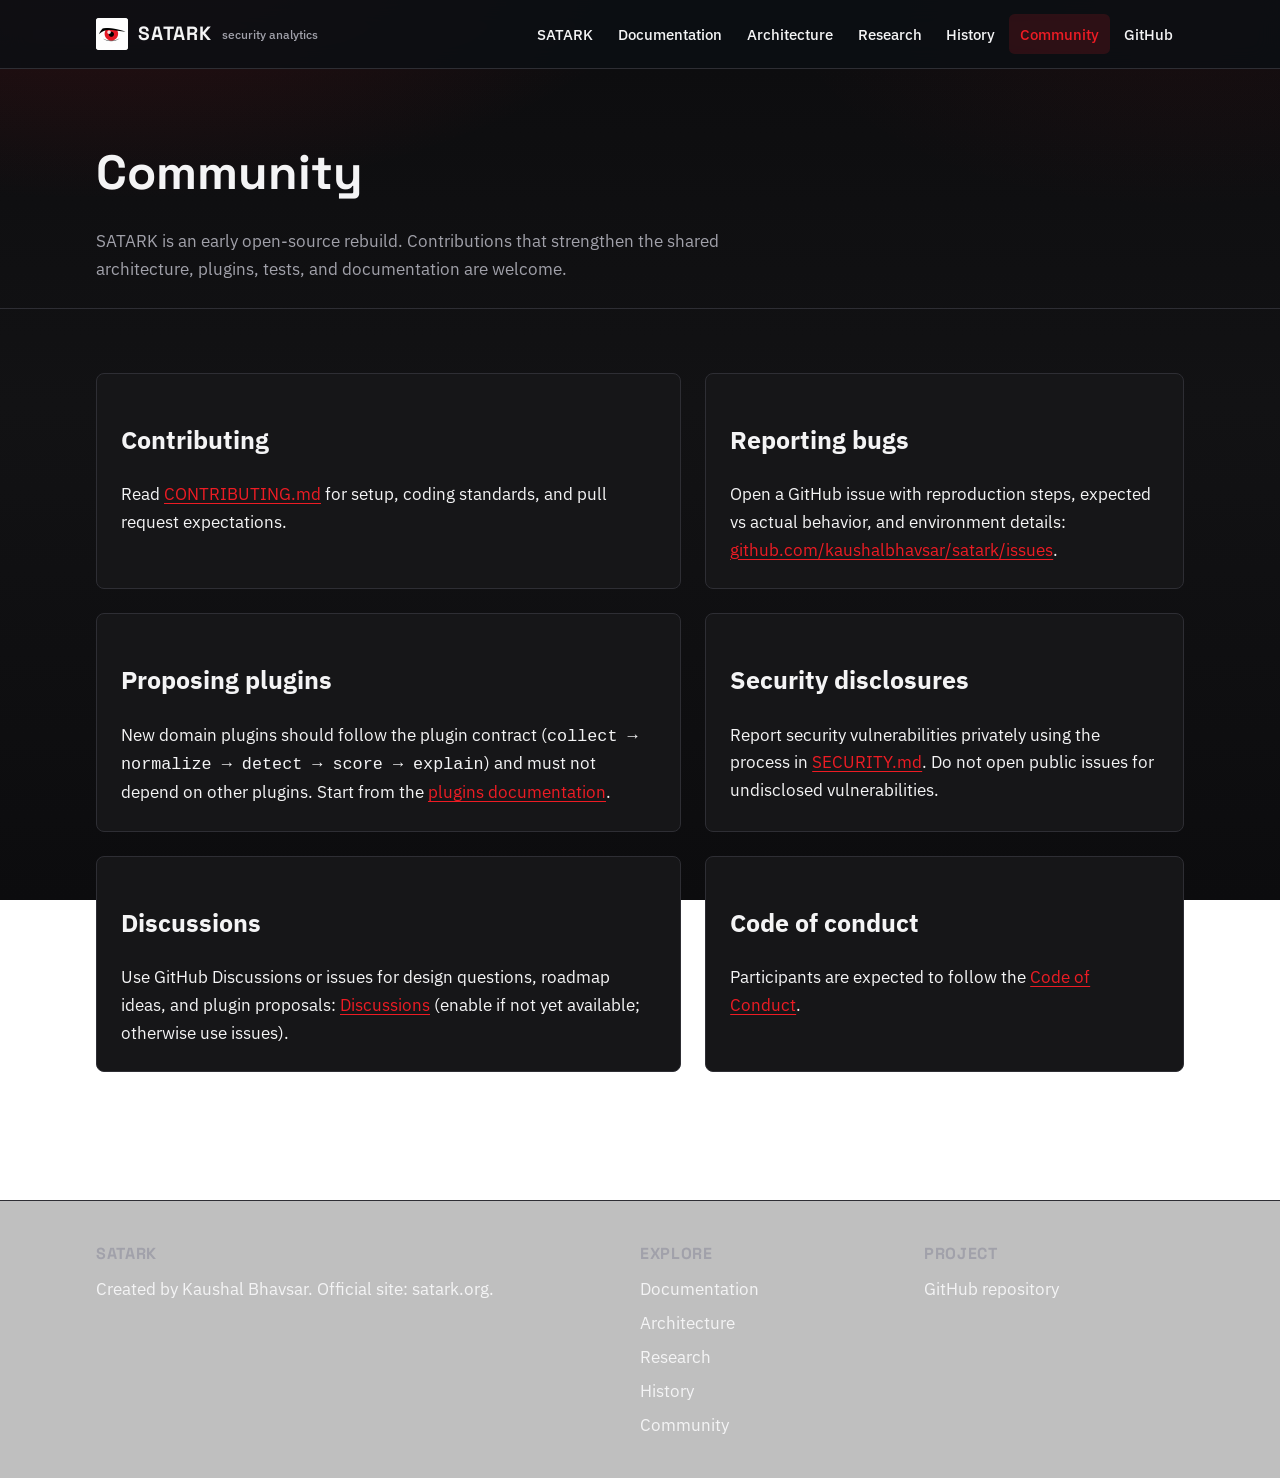
<file: website/community/index.html>
<!DOCTYPE html>
<html lang="en">
  <head>
    <meta charset="utf-8" />
    <meta name="viewport" content="width=device-width, initial-scale=1" />
    <title>Community — SATARK</title>
    <meta
      name="description"
      content="How to contribute to SATARK, report bugs, propose plugins, disclose security issues, and join discussions."
    />
    <link rel="canonical" href="https://satark.org/community/" />
    <meta property="og:title" content="Community — SATARK" />
    <meta
      property="og:description"
      content="Contributing, bug reports, plugin proposals, security disclosures, discussions, and code of conduct."
    />
    <meta property="og:url" content="https://satark.org/community/" />
    <meta property="og:type" content="website" />
    <meta property="og:site_name" content="SATARK" />
    <link rel="preconnect" href="https://fonts.googleapis.com" />
    <link rel="preconnect" href="https://fonts.gstatic.com" crossorigin />
    <link
      href="https://fonts.googleapis.com/css2?family=IBM+Plex+Mono:wght@400;600&family=IBM+Plex+Sans:wght@400;500;600&family=Space+Grotesk:wght@500;700&display=swap"
      rel="stylesheet"
    />
    <link rel="icon" href="../assets/logo.jpg" type="image/jpeg" />
    <link rel="stylesheet" href="../assets/css/main.css" />
  </head>
  <body>
    <a class="skip-link" href="#main">Skip to main content</a>
    <header class="site-header">
      <div class="container site-header__inner">
        <a class="brand" href="../">
          <img class="brand__logo" src="../assets/logo.jpg" alt="SATARK logo" width="32" height="32" />
          <span class="brand__mark">SATARK</span>
          <span class="brand__tag">security analytics</span>
        </a>
        <button
          class="nav-toggle"
          type="button"
          aria-controls="site-nav"
          aria-expanded="false"
          aria-label="Open menu"
        >
          ☰
        </button>
        <nav class="site-nav" id="site-nav" aria-label="Primary">
          <ul>
            <li><a href="../">SATARK</a></li>
            <li><a href="../docs/">Documentation</a></li>
            <li><a href="../architecture/">Architecture</a></li>
            <li><a href="../research/">Research</a></li>
            <li><a href="../history/">History</a></li>
            <li><a href="./" aria-current="page">Community</a></li>
            <li>
              <a href="https://github.com/kaushalbhavsar/satark" rel="noopener noreferrer"
                >GitHub</a
              >
            </li>
          </ul>
        </nav>
      </div>
    </header>

    <main id="main">
      <header class="page-hero">
        <div class="container">
          <h1>Community</h1>
          <p>
            SATARK is an early open-source rebuild. Contributions that strengthen the shared
            architecture, plugins, tests, and documentation are welcome.
          </p>
        </div>
      </header>

      <section class="section">
        <div class="container split">
          <article class="panel">
            <h2>Contributing</h2>
            <p>
              Read
              <a href="https://github.com/kaushalbhavsar/satark/blob/main/CONTRIBUTING.md"
                >CONTRIBUTING.md</a
              >
              for setup, coding standards, and pull request expectations.
            </p>
          </article>
          <article class="panel">
            <h2>Reporting bugs</h2>
            <p>
              Open a GitHub issue with reproduction steps, expected vs actual behavior, and
              environment details:
              <a
                href="https://github.com/kaushalbhavsar/satark/issues"
                rel="noopener noreferrer"
                >github.com/kaushalbhavsar/satark/issues</a
              >.
            </p>
          </article>
          <article class="panel">
            <h2>Proposing plugins</h2>
            <p>
              New domain plugins should follow the plugin contract
              (<code>collect → normalize → detect → score → explain</code>) and must not depend on
              other plugins. Start from the
              <a href="../docs/plugins/">plugins documentation</a>.
            </p>
          </article>
          <article class="panel">
            <h2>Security disclosures</h2>
            <p>
              Report security vulnerabilities privately using the process in
              <a href="https://github.com/kaushalbhavsar/satark/blob/main/SECURITY.md"
                >SECURITY.md</a
              >. Do not open public issues for undisclosed vulnerabilities.
            </p>
          </article>
          <article class="panel">
            <h2>Discussions</h2>
            <p>
              Use GitHub Discussions or issues for design questions, roadmap ideas, and plugin
              proposals:
              <a
                href="https://github.com/kaushalbhavsar/satark/discussions"
                rel="noopener noreferrer"
                >Discussions</a
              >
              (enable if not yet available; otherwise use issues).
            </p>
          </article>
          <article class="panel">
            <h2>Code of conduct</h2>
            <p>
              Participants are expected to follow the
              <a href="https://github.com/kaushalbhavsar/satark/blob/main/CODE_OF_CONDUCT.md"
                >Code of Conduct</a
              >.
            </p>
          </article>
        </div>
      </section>
    </main>

    <footer class="site-footer">
      <div class="container site-footer__grid">
        <div>
          <h2>SATARK</h2>
          <p class="site-footer__note site-footer__note--flush">
            Created by Kaushal Bhavsar. Official site:
            <a href="https://satark.org/">satark.org</a>.
          </p>
        </div>
        <div>
          <h2>Explore</h2>
          <ul>
            <li><a href="../docs/">Documentation</a></li>
            <li><a href="../architecture/">Architecture</a></li>
            <li><a href="../research/">Research</a></li>
            <li><a href="../history/">History</a></li>
            <li><a href="./">Community</a></li>
          </ul>
        </div>
        <div>
          <h2>Project</h2>
          <ul>
            <li>
              <a href="https://github.com/kaushalbhavsar/satark" rel="noopener noreferrer"
                >GitHub repository</a
              >
            </li>
          </ul>
        </div>
      </div>
    </footer>
    <script src="../assets/js/main.js" defer></script>
  </body>
</html>
</file>
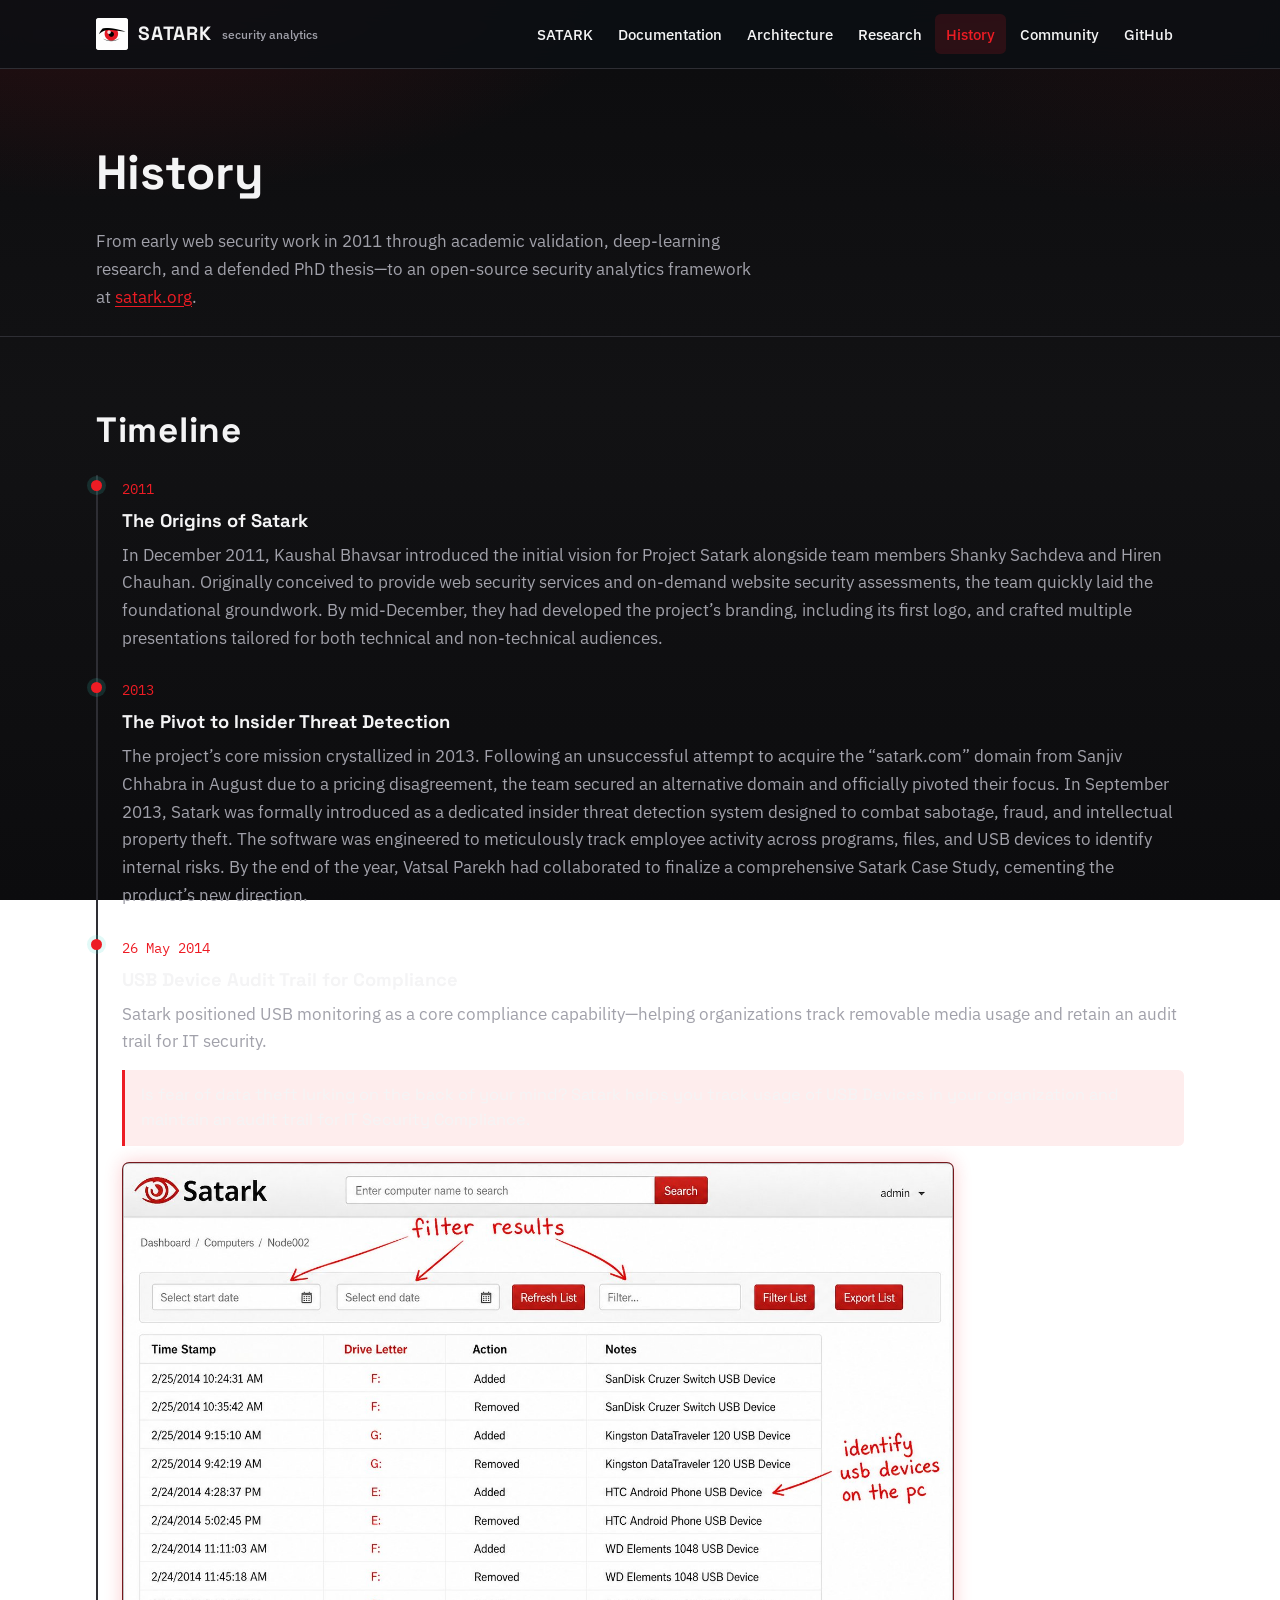
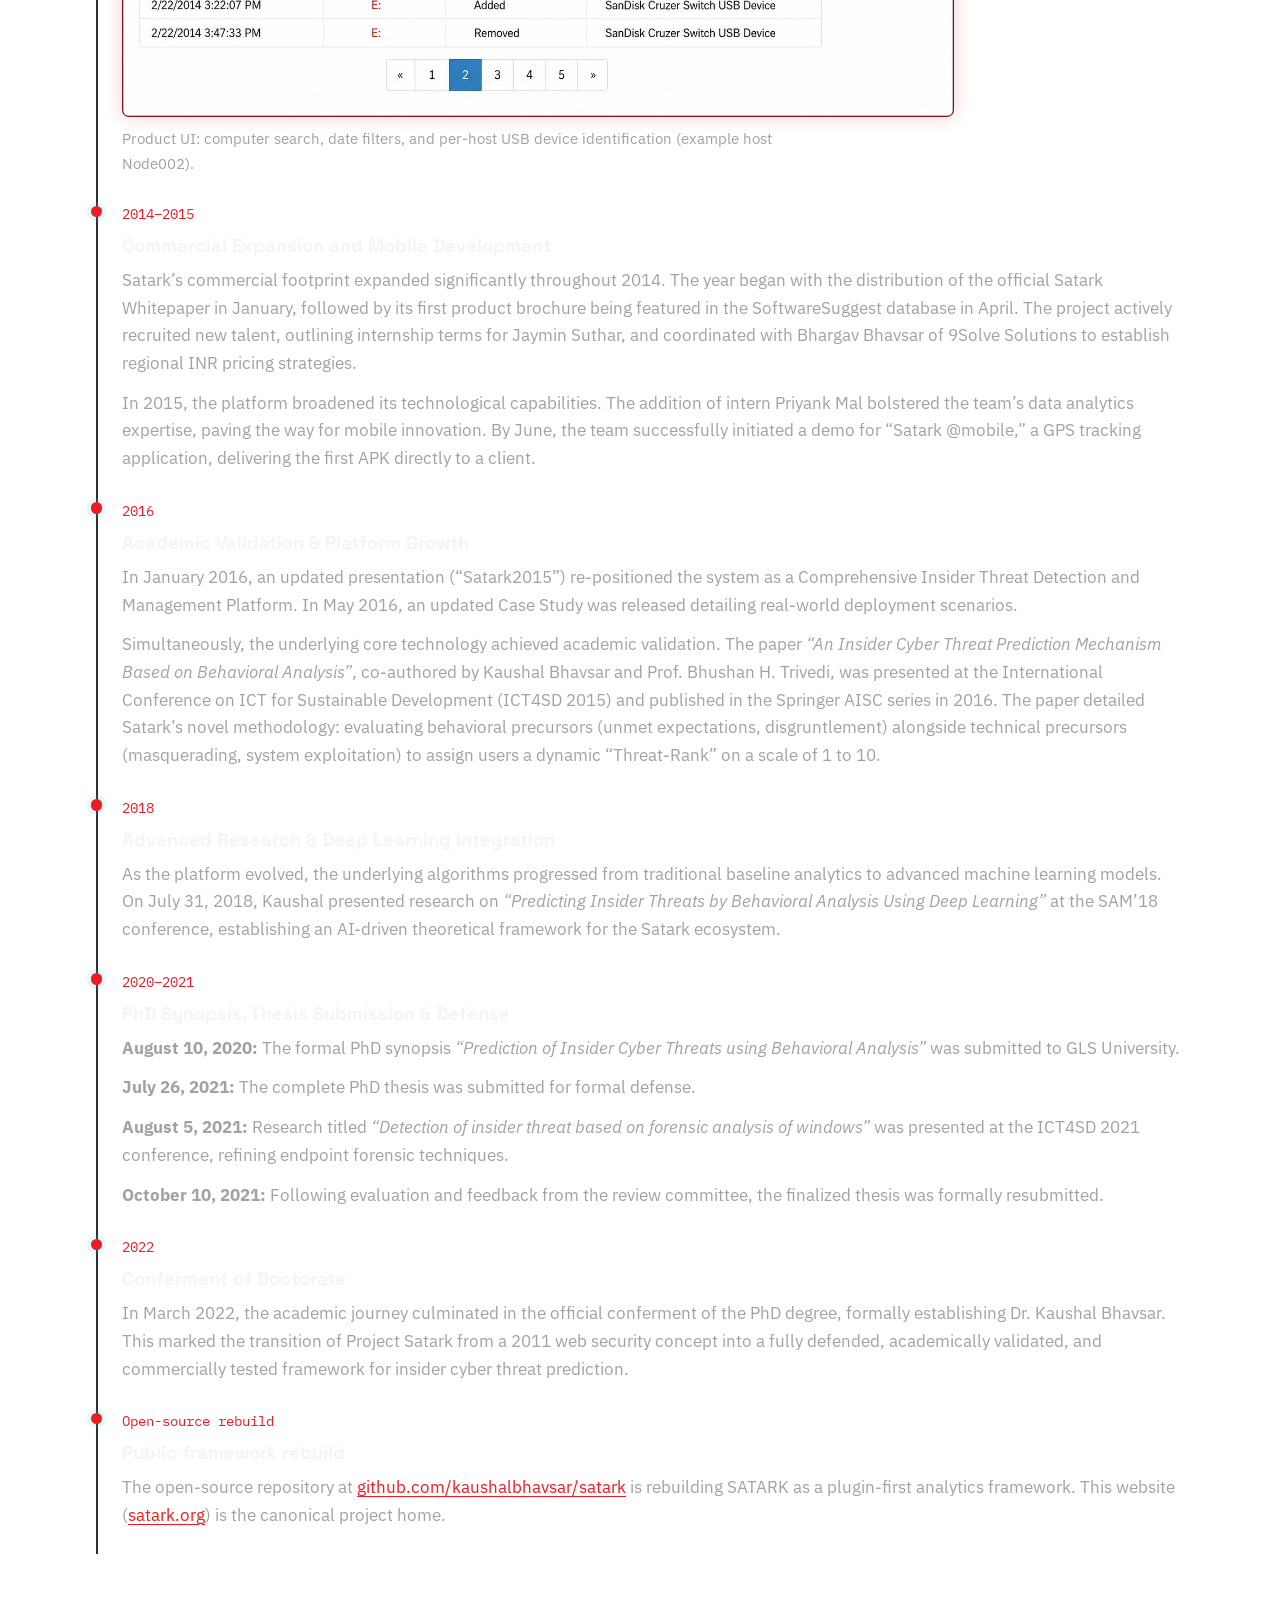
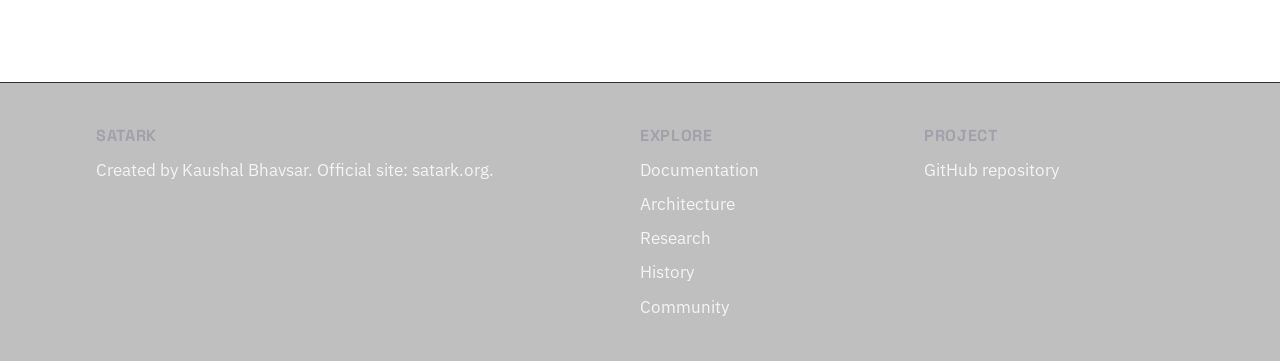
<file: website/history/index.html>
<!DOCTYPE html>
<html lang="en">
  <head>
    <meta charset="utf-8" />
    <meta name="viewport" content="width=device-width, initial-scale=1" />
    <title>History — SATARK</title>
    <meta
      name="description"
      content="The history of SATARK from its 2011 origins through insider threat detection, academic validation, PhD research, and the current open-source framework rebuild."
    />
    <link rel="canonical" href="https://satark.org/history/" />
    <meta property="og:title" content="History — SATARK" />
    <meta
      property="og:description"
      content="From web security services in 2011 through academic validation and a defended PhD thesis to today’s open-source SATARK framework."
    />
    <meta property="og:url" content="https://satark.org/history/" />
    <meta property="og:type" content="website" />
    <meta property="og:site_name" content="SATARK" />
    <link rel="preconnect" href="https://fonts.googleapis.com" />
    <link rel="preconnect" href="https://fonts.gstatic.com" crossorigin />
    <link
      href="https://fonts.googleapis.com/css2?family=IBM+Plex+Mono:wght@400;600&family=IBM+Plex+Sans:wght@400;500;600&family=Space+Grotesk:wght@500;700&display=swap"
      rel="stylesheet"
    />
    <link rel="icon" href="../assets/logo.jpg" type="image/jpeg" />
    <link rel="stylesheet" href="../assets/css/main.css" />
  </head>
  <body>
    <a class="skip-link" href="#main">Skip to main content</a>
    <header class="site-header">
      <div class="container site-header__inner">
        <a class="brand" href="../">
          <img class="brand__logo" src="../assets/logo.jpg" alt="SATARK logo" width="32" height="32" />
          <span class="brand__mark">SATARK</span>
          <span class="brand__tag">security analytics</span>
        </a>
        <button
          class="nav-toggle"
          type="button"
          aria-controls="site-nav"
          aria-expanded="false"
          aria-label="Open menu"
        >
          ☰
        </button>
        <nav class="site-nav" id="site-nav" aria-label="Primary">
          <ul>
            <li><a href="../">SATARK</a></li>
            <li><a href="../docs/">Documentation</a></li>
            <li><a href="../architecture/">Architecture</a></li>
            <li><a href="../research/">Research</a></li>
            <li><a href="./" aria-current="page">History</a></li>
            <li><a href="../community/">Community</a></li>
            <li>
              <a href="https://github.com/kaushalbhavsar/satark" rel="noopener noreferrer"
                >GitHub</a
              >
            </li>
          </ul>
        </nav>
      </div>
    </header>

    <main id="main">
      <header class="page-hero">
        <div class="container">
          <h1>History</h1>
          <p>
            From early web security work in 2011 through academic validation, deep-learning research,
            and a defended PhD thesis—to an open-source security analytics framework at
            <a href="https://satark.org/">satark.org</a>.
          </p>
        </div>
      </header>

      <section class="section">
        <div class="container">
          <h2 class="section__title">Timeline</h2>
          <ol class="timeline">
            <li class="timeline__item">
              <span class="timeline__meta">2011</span>
              <h3 class="timeline__title">The Origins of Satark</h3>
              <p class="timeline__body">
                In December 2011, Kaushal Bhavsar introduced the initial vision for Project Satark
                alongside team members Shanky Sachdeva and Hiren Chauhan. Originally conceived to
                provide web security services and on-demand website security assessments, the team
                quickly laid the foundational groundwork. By mid-December, they had developed the
                project’s branding, including its first logo, and crafted multiple presentations
                tailored for both technical and non-technical audiences.
              </p>
            </li>
            <li class="timeline__item">
              <span class="timeline__meta">2013</span>
              <h3 class="timeline__title">The Pivot to Insider Threat Detection</h3>
              <p class="timeline__body">
                The project’s core mission crystallized in 2013. Following an unsuccessful attempt
                to acquire the “satark.com” domain from Sanjiv Chhabra in August due to a pricing
                disagreement, the team secured an alternative domain and officially pivoted their
                focus. In September 2013, Satark was formally introduced as a dedicated insider
                threat detection system designed to combat sabotage, fraud, and intellectual
                property theft. The software was engineered to meticulously track employee activity
                across programs, files, and USB devices to identify internal risks. By the end of
                the year, Vatsal Parekh had collaborated to finalize a comprehensive Satark Case
                Study, cementing the product’s new direction.
              </p>
            </li>
            <li class="timeline__item">
              <span class="timeline__meta">26 May 2014</span>
              <h3 class="timeline__title">USB Device Audit Trail for Compliance</h3>
              <p class="timeline__body">
                Satark positioned USB monitoring as a core compliance capability—helping
                organizations track removable media usage and retain an audit trail for IT security.
              </p>
              <blockquote class="timeline__quote">
                Is fear of data theft lurking on the back of your mind? Satark helps you track usage
                of USB Devices in your organization and maintain an audit trail for IT Security
                Compliance.
              </blockquote>
              <figure class="timeline__media">
                <img
                  class="timeline__img"
                  src="../assets/images/history/usb-audit-trail-2014.jpg"
                  alt="Satark USB audit trail for Node002 showing filtered device Added and Removed events with device identification notes"
                  width="1600"
                  height="900"
                  loading="lazy"
                />
                <figcaption class="timeline__media-caption">
                  Product UI: computer search, date filters, and per-host USB device identification
                  (example host Node002).
                </figcaption>
              </figure>
            </li>
            <li class="timeline__item">
              <span class="timeline__meta">2014–2015</span>
              <h3 class="timeline__title">Commercial Expansion and Mobile Development</h3>
              <p class="timeline__body">
                Satark’s commercial footprint expanded significantly throughout 2014. The year
                began with the distribution of the official Satark Whitepaper in January, followed
                by its first product brochure being featured in the SoftwareSuggest database in
                April. The project actively recruited new talent, outlining internship terms for
                Jaymin Suthar, and coordinated with Bhargav Bhavsar of 9Solve Solutions to
                establish regional INR pricing strategies.
              </p>
              <p class="timeline__body">
                In 2015, the platform broadened its technological capabilities. The addition of
                intern Priyank Mal bolstered the team’s data analytics expertise, paving the way
                for mobile innovation. By June, the team successfully initiated a demo for
                “Satark&nbsp;@mobile,” a GPS tracking application, delivering the first APK
                directly to a client.
              </p>
            </li>
            <li class="timeline__item">
              <span class="timeline__meta">2016</span>
              <h3 class="timeline__title">Academic Validation &amp; Platform Growth</h3>
              <p class="timeline__body">
                In January 2016, an updated presentation (“Satark2015”) re-positioned the system as
                a Comprehensive Insider Threat Detection and Management Platform. In May 2016, an
                updated Case Study was released detailing real-world deployment scenarios.
              </p>
              <p class="timeline__body">
                Simultaneously, the underlying core technology achieved academic validation. The
                paper
                <cite
                  >“An Insider Cyber Threat Prediction Mechanism Based on Behavioral Analysis”</cite
                >, co-authored by Kaushal Bhavsar and Prof. Bhushan H. Trivedi, was presented at
                the International Conference on ICT for Sustainable Development (ICT4SD 2015) and
                published in the Springer AISC series in 2016. The paper detailed Satark’s novel
                methodology: evaluating behavioral precursors (unmet expectations, disgruntlement)
                alongside technical precursors (masquerading, system exploitation) to assign users
                a dynamic “Threat-Rank” on a scale of 1 to 10.
              </p>
            </li>
            <li class="timeline__item">
              <span class="timeline__meta">2018</span>
              <h3 class="timeline__title">Advanced Research &amp; Deep Learning Integration</h3>
              <p class="timeline__body">
                As the platform evolved, the underlying algorithms progressed from traditional
                baseline analytics to advanced machine learning models. On July 31, 2018, Kaushal
                presented research on
                <cite
                  >“Predicting Insider Threats by Behavioral Analysis Using Deep Learning”</cite
                >
                at the SAM’18 conference, establishing an AI-driven theoretical framework for the
                Satark ecosystem.
              </p>
            </li>
            <li class="timeline__item">
              <span class="timeline__meta">2020–2021</span>
              <h3 class="timeline__title">PhD Synopsis, Thesis Submission &amp; Defense</h3>
              <p class="timeline__body">
                <strong>August 10, 2020:</strong> The formal PhD synopsis
                <cite>“Prediction of Insider Cyber Threats using Behavioral Analysis”</cite> was
                submitted to GLS University.
              </p>
              <p class="timeline__body">
                <strong>July 26, 2021:</strong> The complete PhD thesis was submitted for formal
                defense.
              </p>
              <p class="timeline__body">
                <strong>August 5, 2021:</strong> Research titled
                <cite>“Detection of insider threat based on forensic analysis of windows”</cite>
                was presented at the ICT4SD 2021 conference, refining endpoint forensic techniques.
              </p>
              <p class="timeline__body">
                <strong>October 10, 2021:</strong> Following evaluation and feedback from the
                review committee, the finalized thesis was formally resubmitted.
              </p>
            </li>
            <li class="timeline__item">
              <span class="timeline__meta">2022</span>
              <h3 class="timeline__title">Conferment of Doctorate</h3>
              <p class="timeline__body">
                In March 2022, the academic journey culminated in the official conferment of the
                PhD degree, formally establishing Dr. Kaushal Bhavsar. This marked the transition
                of Project Satark from a 2011 web security concept into a fully defended,
                academically validated, and commercially tested framework for insider cyber threat
                prediction.
              </p>
            </li>
            <li class="timeline__item">
              <span class="timeline__meta">Open-source rebuild</span>
              <h3 class="timeline__title">Public framework rebuild</h3>
              <p class="timeline__body">
                The open-source repository at
                <a href="https://github.com/kaushalbhavsar/satark" rel="noopener noreferrer"
                  >github.com/kaushalbhavsar/satark</a
                >
                is rebuilding SATARK as a plugin-first analytics framework. This website
                (<a href="https://satark.org/">satark.org</a>) is the canonical project home.
              </p>
            </li>
          </ol>
        </div>
      </section>
    </main>

    <footer class="site-footer">
      <div class="container site-footer__grid">
        <div>
          <h2>SATARK</h2>
          <p class="site-footer__note site-footer__note--flush">
            Created by Kaushal Bhavsar. Official site:
            <a href="https://satark.org/">satark.org</a>.
          </p>
        </div>
        <div>
          <h2>Explore</h2>
          <ul>
            <li><a href="../docs/">Documentation</a></li>
            <li><a href="../architecture/">Architecture</a></li>
            <li><a href="../research/">Research</a></li>
            <li><a href="./">History</a></li>
            <li><a href="../community/">Community</a></li>
          </ul>
        </div>
        <div>
          <h2>Project</h2>
          <ul>
            <li>
              <a href="https://github.com/kaushalbhavsar/satark" rel="noopener noreferrer"
                >GitHub repository</a
              >
            </li>
          </ul>
        </div>
      </div>
    </footer>
    <script src="../assets/js/main.js" defer></script>
  </body>
</html>
</file>
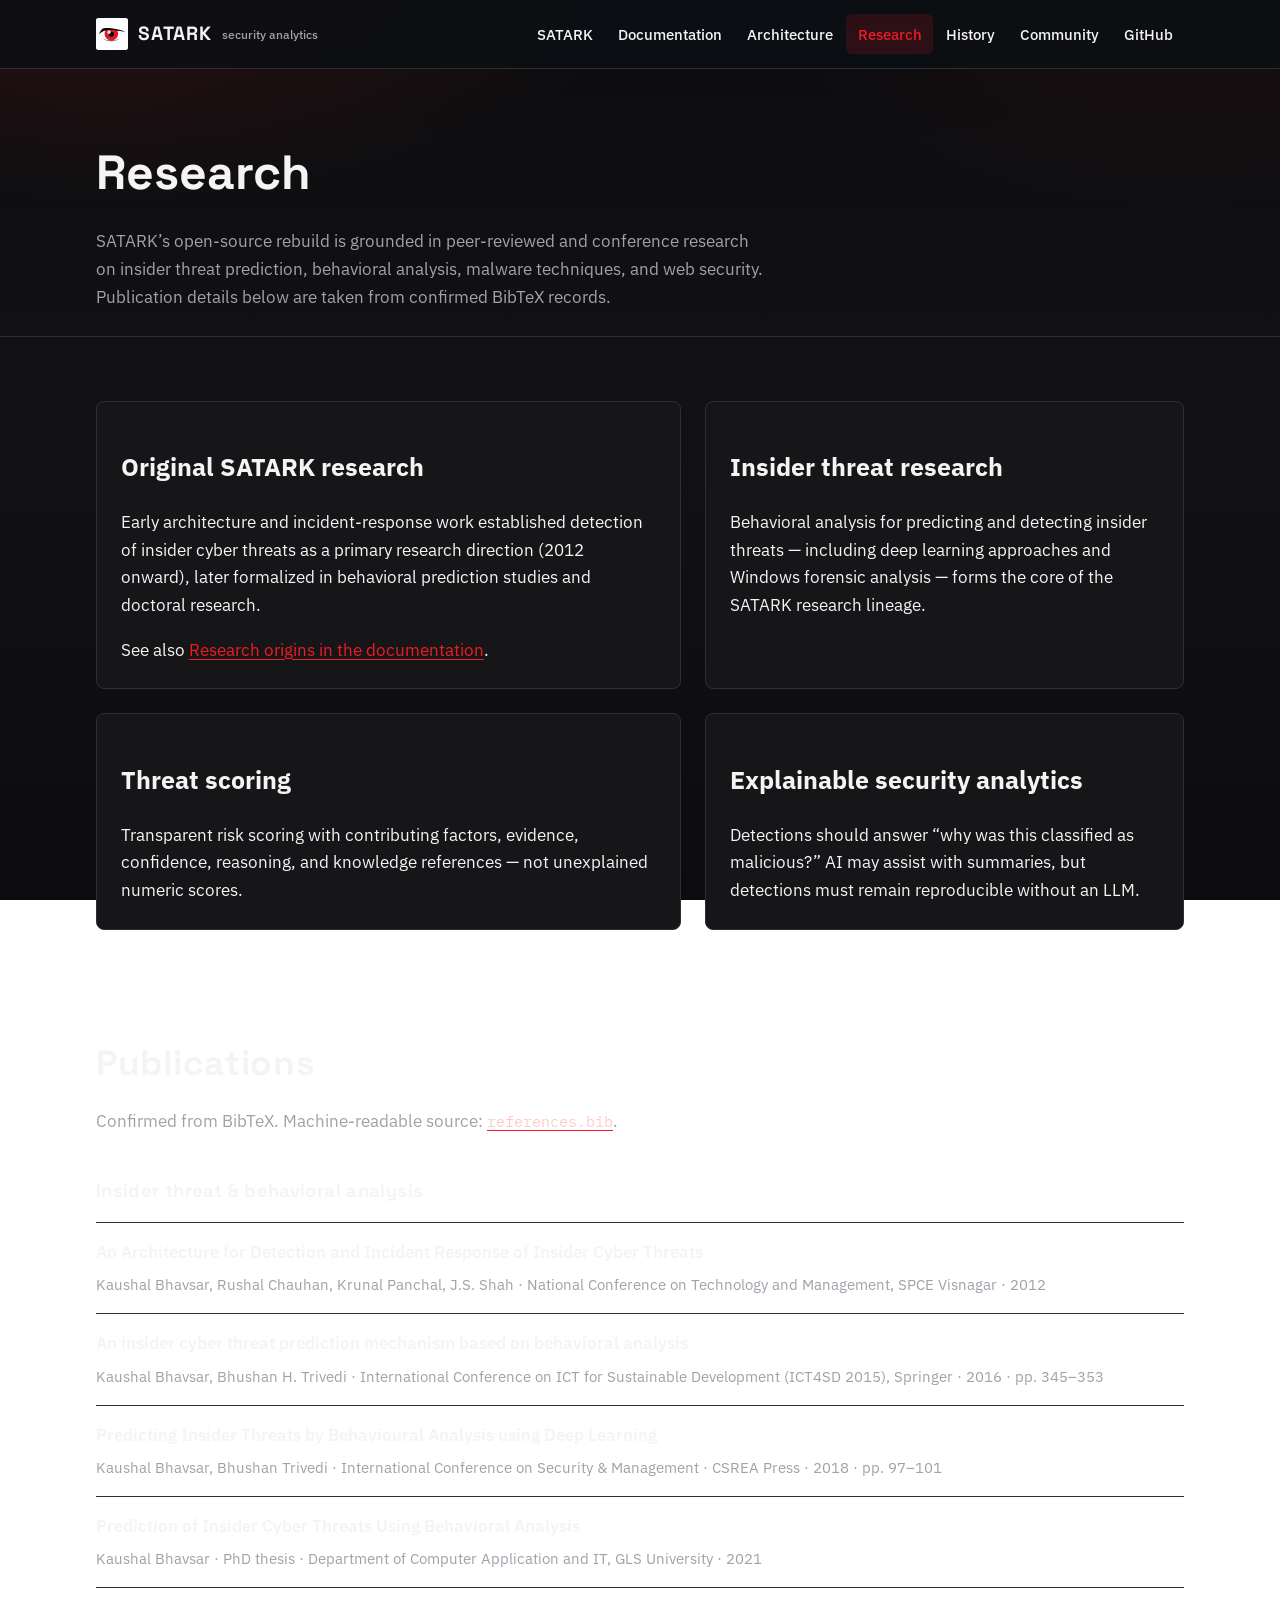
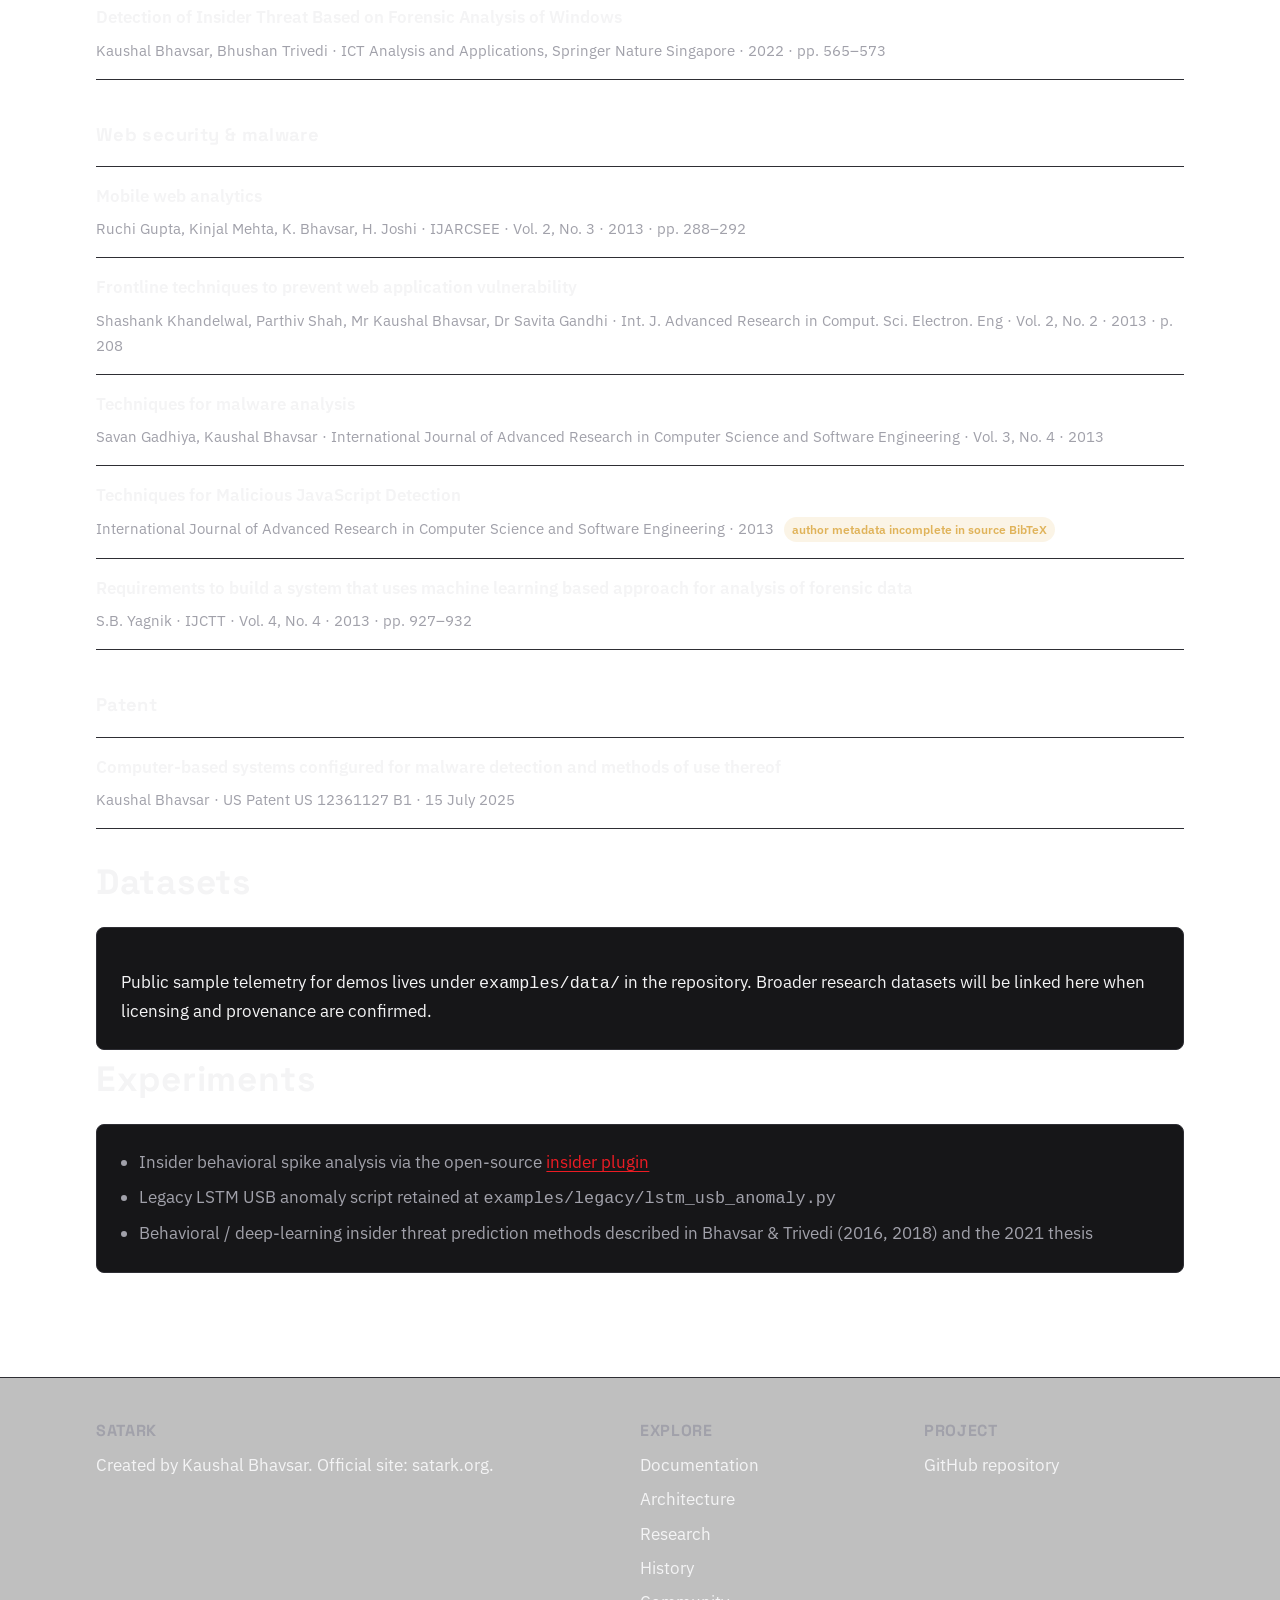
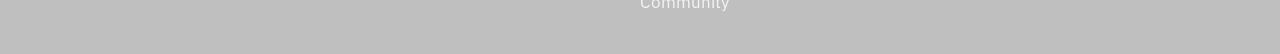
<file: website/research/index.html>
<!DOCTYPE html>
<html lang="en">
  <head>
    <meta charset="utf-8" />
    <meta name="viewport" content="width=device-width, initial-scale=1" />
    <title>Research — SATARK</title>
    <meta
      name="description"
      content="Confirmed SATARK-related research: insider threat prediction, behavioral analysis, malware detection, web security, thesis work, and patent filings."
    />
    <link rel="canonical" href="https://satark.org/research/" />
    <meta property="og:title" content="Research — SATARK" />
    <meta
      property="og:description"
      content="Peer-reviewed papers, conference work, thesis, and patent references behind the SATARK security analytics framework."
    />
    <meta property="og:url" content="https://satark.org/research/" />
    <meta property="og:type" content="website" />
    <meta property="og:site_name" content="SATARK" />
    <link rel="preconnect" href="https://fonts.googleapis.com" />
    <link rel="preconnect" href="https://fonts.gstatic.com" crossorigin />
    <link
      href="https://fonts.googleapis.com/css2?family=IBM+Plex+Mono:wght@400;600&family=IBM+Plex+Sans:wght@400;500;600&family=Space+Grotesk:wght@500;700&display=swap"
      rel="stylesheet"
    />
    <link rel="icon" href="../assets/logo.jpg" type="image/jpeg" />
    <link rel="stylesheet" href="../assets/css/main.css" />
  </head>
  <body>
    <a class="skip-link" href="#main">Skip to main content</a>
    <header class="site-header">
      <div class="container site-header__inner">
        <a class="brand" href="../">
          <img class="brand__logo" src="../assets/logo.jpg" alt="SATARK logo" width="32" height="32" />
          <span class="brand__mark">SATARK</span>
          <span class="brand__tag">security analytics</span>
        </a>
        <button
          class="nav-toggle"
          type="button"
          aria-controls="site-nav"
          aria-expanded="false"
          aria-label="Open menu"
        >
          ☰
        </button>
        <nav class="site-nav" id="site-nav" aria-label="Primary">
          <ul>
            <li><a href="../">SATARK</a></li>
            <li><a href="../docs/">Documentation</a></li>
            <li><a href="../architecture/">Architecture</a></li>
            <li><a href="./" aria-current="page">Research</a></li>
            <li><a href="../history/">History</a></li>
            <li><a href="../community/">Community</a></li>
            <li>
              <a href="https://github.com/kaushalbhavsar/satark" rel="noopener noreferrer"
                >GitHub</a
              >
            </li>
          </ul>
        </nav>
      </div>
    </header>

    <main id="main">
      <header class="page-hero">
        <div class="container">
          <h1>Research</h1>
          <p>
            SATARK’s open-source rebuild is grounded in peer-reviewed and conference research on
            insider threat prediction, behavioral analysis, malware techniques, and web security.
            Publication details below are taken from confirmed BibTeX records.
          </p>
        </div>
      </header>

      <section class="section">
        <div class="container split">
          <article class="panel">
            <h2>Original SATARK research</h2>
            <p>
              Early architecture and incident-response work established detection of insider cyber
              threats as a primary research direction (2012 onward), later formalized in behavioral
              prediction studies and doctoral research.
            </p>
            <p>
              See also
              <a href="../docs/research/origins/">Research origins in the documentation</a>.
            </p>
          </article>
          <article class="panel">
            <h2>Insider threat research</h2>
            <p>
              Behavioral analysis for predicting and detecting insider threats — including deep
              learning approaches and Windows forensic analysis — forms the core of the SATARK
              research lineage.
            </p>
          </article>
          <article class="panel">
            <h2>Threat scoring</h2>
            <p>
              Transparent risk scoring with contributing factors, evidence, confidence, reasoning,
              and knowledge references — not unexplained numeric scores.
            </p>
          </article>
          <article class="panel">
            <h2>Explainable security analytics</h2>
            <p>
              Detections should answer “why was this classified as malicious?” AI may assist with
              summaries, but detections must remain reproducible without an LLM.
            </p>
          </article>
        </div>
      </section>

      <section class="section section--tight">
        <div class="container">
          <h2 class="section__title">Publications</h2>
          <p class="section__lede">
            Confirmed from BibTeX. Machine-readable source:
            <a href="references.bib"><code>references.bib</code></a>.
          </p>

          <h3 class="pub-group__title">Insider threat &amp; behavioral analysis</h3>
          <ul class="pub-list">
            <li class="pub">
              <p class="pub__title">
                An Architecture for Detection and Incident Response of Insider Cyber Threats
              </p>
              <p class="pub__meta">
                Kaushal Bhavsar, Rushal Chauhan, Krunal Panchal, J.S. Shah · National Conference on
                Technology and Management, SPCE Visnagar · 2012
              </p>
            </li>
            <li class="pub">
              <p class="pub__title">
                An insider cyber threat prediction mechanism based on behavioral analysis
              </p>
              <p class="pub__meta">
                Kaushal Bhavsar, Bhushan H. Trivedi · International Conference on ICT for
                Sustainable Development (ICT4SD 2015), Springer · 2016 · pp. 345–353
              </p>
            </li>
            <li class="pub">
              <p class="pub__title">
                Predicting Insider Threats by Behavioural Analysis using Deep Learning
              </p>
              <p class="pub__meta">
                Kaushal Bhavsar, Bhushan Trivedi · International Conference on Security &amp;
                Management · CSREA Press · 2018 · pp. 97–101
              </p>
            </li>
            <li class="pub">
              <p class="pub__title">
                Prediction of Insider Cyber Threats Using Behavioral Analysis
              </p>
              <p class="pub__meta">
                Kaushal Bhavsar · PhD thesis · Department of Computer Application and IT, GLS
                University · 2021
              </p>
            </li>
            <li class="pub">
              <p class="pub__title">Detection of Insider Threat Based on Forensic Analysis of Windows</p>
              <p class="pub__meta">
                Kaushal Bhavsar, Bhushan Trivedi · ICT Analysis and Applications, Springer Nature
                Singapore · 2022 · pp. 565–573
              </p>
            </li>
          </ul>

          <h3 class="pub-group__title">Web security &amp; malware</h3>
          <ul class="pub-list">
            <li class="pub">
              <p class="pub__title">Mobile web analytics</p>
              <p class="pub__meta">
                Ruchi Gupta, Kinjal Mehta, K. Bhavsar, H. Joshi · IJARCSEE · Vol. 2, No. 3 · 2013 ·
                pp. 288–292
              </p>
            </li>
            <li class="pub">
              <p class="pub__title">Frontline techniques to prevent web application vulnerability</p>
              <p class="pub__meta">
                Shashank Khandelwal, Parthiv Shah, Mr Kaushal Bhavsar, Dr Savita Gandhi · Int. J.
                Advanced Research in Comput. Sci. Electron. Eng · Vol. 2, No. 2 · 2013 · p. 208
              </p>
            </li>
            <li class="pub">
              <p class="pub__title">Techniques for malware analysis</p>
              <p class="pub__meta">
                Savan Gadhiya, Kaushal Bhavsar · International Journal of Advanced Research in
                Computer Science and Software Engineering · Vol. 3, No. 4 · 2013
              </p>
            </li>
            <li class="pub">
              <p class="pub__title">Techniques for Malicious JavaScript Detection</p>
              <p class="pub__meta">
                International Journal of Advanced Research in Computer Science and Software
                Engineering · 2013
                <span class="badge">author metadata incomplete in source BibTeX</span>
              </p>
            </li>
            <li class="pub">
              <p class="pub__title">
                Requirements to build a system that uses machine learning based approach for
                analysis of forensic data
              </p>
              <p class="pub__meta">
                S.B. Yagnik · IJCTT · Vol. 4, No. 4 · 2013 · pp. 927–932
              </p>
            </li>
          </ul>

          <h3 class="pub-group__title">Patent</h3>
          <ul class="pub-list">
            <li class="pub">
              <p class="pub__title">
                Computer-based systems configured for malware detection and methods of use thereof
              </p>
              <p class="pub__meta">
                Kaushal Bhavsar · US Patent US&nbsp;12361127&nbsp;B1 · 15 July 2025
              </p>
            </li>
          </ul>

          <h2 class="section__title">Datasets</h2>
          <div class="panel">
            <p>
              Public sample telemetry for demos lives under
              <code>examples/data/</code> in the repository. Broader research datasets will be linked
              here when licensing and provenance are confirmed.
            </p>
          </div>

          <h2 class="section__title">Experiments</h2>
          <div class="panel">
            <ul class="list-plain">
              <li>
                Insider behavioral spike analysis via the open-source
                <a href="../docs/plugins/insider/">insider plugin</a>
              </li>
              <li>
                Legacy LSTM USB anomaly script retained at
                <code>examples/legacy/lstm_usb_anomaly.py</code>
              </li>
              <li>
                Behavioral / deep-learning insider threat prediction methods described in Bhavsar
                &amp; Trivedi (2016, 2018) and the 2021 thesis
              </li>
            </ul>
          </div>
        </div>
      </section>
    </main>

    <footer class="site-footer">
      <div class="container site-footer__grid">
        <div>
          <h2>SATARK</h2>
          <p class="site-footer__note site-footer__note--flush">
            Created by Kaushal Bhavsar. Official site:
            <a href="https://satark.org/">satark.org</a>.
          </p>
        </div>
        <div>
          <h2>Explore</h2>
          <ul>
            <li><a href="../docs/">Documentation</a></li>
            <li><a href="../architecture/">Architecture</a></li>
            <li><a href="./">Research</a></li>
            <li><a href="../history/">History</a></li>
            <li><a href="../community/">Community</a></li>
          </ul>
        </div>
        <div>
          <h2>Project</h2>
          <ul>
            <li>
              <a href="https://github.com/kaushalbhavsar/satark" rel="noopener noreferrer"
                >GitHub repository</a
              >
            </li>
          </ul>
        </div>
      </div>
    </footer>
    <script src="../assets/js/main.js" defer></script>
  </body>
</html>
</file>
<file: website/assets/css/main.css>
/* SATARK website — technical, high-contrast, responsive */

:root {
  --bg: #0c0c0e;
  --bg-elevated: #161618;
  --bg-soft: #1d1d21;
  --border: #2e2e34;
  --text: #f4f4f5;
  --text-muted: #a1a1aa;
  --accent: #ed1c24;
  --accent-strong: #c81018;
  --accent-dim: rgba(237, 28, 36, 0.14);
  --warning: #e0b35a;
  --focus: #ff6b72;
  --max: 68rem;
  --font-display: "Space Grotesk", "Avenir Next", "Segoe UI", sans-serif;
  --font-body: "IBM Plex Sans", "Segoe UI", sans-serif;
  --font-mono: "IBM Plex Mono", ui-monospace, monospace;
  --space-1: 0.25rem;
  --space-2: 0.5rem;
  --space-3: 1rem;
  --space-4: 1.5rem;
  --space-5: 2.5rem;
  --space-6: 4rem;
  --radius: 0.35rem;
  --shadow: 0 18px 50px rgba(0, 0, 0, 0.35);
}

*,
*::before,
*::after {
  box-sizing: border-box;
}

html {
  scroll-behavior: smooth;
}

body {
  margin: 0;
  min-height: 100vh;
  font-family: var(--font-body);
  font-size: 1.05rem;
  line-height: 1.65;
  color: var(--text);
  background:
    radial-gradient(1100px 560px at 8% -12%, rgba(237, 28, 36, 0.18), transparent 55%),
    radial-gradient(800px 420px at 92% 0%, rgba(237, 28, 36, 0.06), transparent 50%),
    linear-gradient(180deg, #0c0c0e 0%, #121214 45%, #0c0c0e 100%);
  background-attachment: fixed;
}

img {
  max-width: 100%;
  height: auto;
}

a {
  color: var(--accent);
  text-decoration-thickness: 1px;
  text-underline-offset: 0.18em;
}

a:hover {
  color: #ff4d54;
}

a:focus-visible,
button:focus-visible,
.nav-toggle:focus-visible,
.site-nav a:focus-visible {
  outline: 2px solid var(--focus);
  outline-offset: 3px;
}

.skip-link {
  position: absolute;
  left: var(--space-3);
  top: -3rem;
  z-index: 1000;
  padding: var(--space-2) var(--space-3);
  background: var(--accent);
  color: #ffffff;
  font-weight: 600;
  border-radius: var(--radius);
}

.skip-link:focus {
  top: var(--space-3);
}

.container {
  width: min(100% - 2rem, var(--max));
  margin-inline: auto;
}

.site-header {
  position: sticky;
  top: 0;
  z-index: 100;
  backdrop-filter: blur(12px);
  background: rgba(11, 15, 20, 0.82);
  border-bottom: 1px solid var(--border);
}

.site-header__inner {
  display: flex;
  align-items: center;
  justify-content: space-between;
  gap: var(--space-3);
  padding: 0.9rem 0;
}

.brand {
  display: inline-flex;
  align-items: center;
  gap: 0.65rem;
  color: var(--text);
  text-decoration: none;
  font-family: var(--font-display);
  font-weight: 700;
  letter-spacing: 0.04em;
}

.brand:hover {
  color: var(--text);
}

.brand__logo {
  width: 2rem;
  height: 2rem;
  object-fit: contain;
  border-radius: 0.2rem;
  background: #ffffff;
  flex-shrink: 0;
}

.brand__mark {
  color: var(--text);
  font-size: 1.2rem;
}

.brand__tag {
  display: none;
  color: var(--text-muted);
  font-family: var(--font-body);
  font-size: 0.78rem;
  font-weight: 500;
  letter-spacing: 0;
}

.nav-toggle {
  display: inline-flex;
  align-items: center;
  justify-content: center;
  width: 2.6rem;
  height: 2.6rem;
  border: 1px solid var(--border);
  border-radius: var(--radius);
  background: var(--bg-elevated);
  color: var(--text);
  cursor: pointer;
}

.nav-toggle[aria-expanded="true"] {
  border-color: var(--accent);
  background: var(--accent-dim);
}

.site-nav {
  display: none;
}

.site-nav.is-open {
  display: block;
  position: absolute;
  inset-inline: 0;
  top: 100%;
  padding: var(--space-3);
  background: var(--bg-elevated);
  border-bottom: 1px solid var(--border);
  box-shadow: var(--shadow);
}

.site-nav ul {
  list-style: none;
  margin: 0;
  padding: 0;
  display: flex;
  flex-direction: column;
  gap: 0.35rem;
}

.site-nav a {
  display: block;
  padding: 0.7rem 0.85rem;
  color: var(--text);
  text-decoration: none;
  border-radius: var(--radius);
  font-weight: 500;
}

.site-nav a:hover,
.site-nav a[aria-current="page"] {
  background: var(--accent-dim);
  color: var(--accent);
}

.hero {
  position: relative;
  padding: clamp(3.5rem, 10vw, 7rem) 0 clamp(3rem, 7vw, 5rem);
  overflow: hidden;
}

.hero::before {
  content: "";
  position: absolute;
  inset: 0;
  background-image:
    linear-gradient(rgba(42, 53, 68, 0.35) 1px, transparent 1px),
    linear-gradient(90deg, rgba(42, 53, 68, 0.35) 1px, transparent 1px);
  background-size: 48px 48px;
  mask-image: linear-gradient(180deg, rgba(0, 0, 0, 0.55), transparent 85%);
  pointer-events: none;
}

.hero__inner {
  position: relative;
  max-width: 48rem;
  animation: rise-in 520ms ease-out both;
}

@keyframes rise-in {
  from {
    opacity: 0;
    transform: translateY(12px);
  }
  to {
    opacity: 1;
    transform: translateY(0);
  }
}

.hero__identity {
  display: flex;
  align-items: center;
  gap: 1rem;
  margin: 0 0 var(--space-3);
}

.hero__logo {
  width: clamp(4.5rem, 12vw, 6.5rem);
  height: clamp(4.5rem, 12vw, 6.5rem);
  object-fit: contain;
  border-radius: 0.45rem;
  background: #ffffff;
  box-shadow: 0 10px 40px rgba(237, 28, 36, 0.22);
}

.hero__brand {
  margin: 0;
  font-family: var(--font-display);
  font-size: clamp(3rem, 9vw, 5.5rem);
  font-weight: 700;
  letter-spacing: 0.06em;
  line-height: 0.95;
  color: var(--text);
}

.hero__expansion {
  margin: 0 0 var(--space-4);
  color: var(--accent);
  font-family: var(--font-display);
  font-size: clamp(1.05rem, 2.4vw, 1.35rem);
  font-weight: 500;
  line-height: 1.35;
  max-width: 36rem;
}

.hero__lede {
  margin: 0 0 var(--space-5);
  color: var(--text-muted);
  font-size: 1.12rem;
  max-width: 40rem;
}

.cta-row {
  display: flex;
  flex-wrap: wrap;
  gap: 0.75rem;
}

.button {
  display: inline-flex;
  align-items: center;
  justify-content: center;
  gap: 0.4rem;
  min-height: 2.85rem;
  padding: 0.7rem 1.15rem;
  border-radius: var(--radius);
  border: 1px solid transparent;
  font-family: var(--font-body);
  font-weight: 600;
  text-decoration: none;
  cursor: pointer;
  transition: transform 160ms ease, background-color 160ms ease, border-color 160ms ease;
}

.button:hover {
  transform: translateY(-1px);
}

.button--primary {
  background: var(--accent);
  color: #ffffff;
}

.button--primary:hover {
  background: #ff333b;
  color: #ffffff;
}

.button--secondary {
  background: transparent;
  color: var(--text);
  border-color: var(--border);
}

.button--secondary:hover {
  border-color: var(--accent);
  color: var(--accent);
}

.section {
  padding: var(--space-6) 0;
}

.section--tight {
  padding: var(--space-5) 0;
}

.section__title {
  margin: 0 0 var(--space-3);
  font-family: var(--font-display);
  font-size: clamp(1.7rem, 3vw, 2.2rem);
  letter-spacing: 0.02em;
}

.section__lede {
  margin: 0 0 var(--space-4);
  color: var(--text-muted);
  max-width: 42rem;
}

.evolution {
  display: grid;
  gap: var(--space-3);
}

.evolution__step {
  display: grid;
  grid-template-columns: auto 1fr;
  gap: var(--space-3);
  align-items: start;
  padding: var(--space-4);
  background: linear-gradient(135deg, var(--bg-elevated), var(--bg-soft));
  border: 1px solid var(--border);
  border-radius: calc(var(--radius) + 0.15rem);
}

.evolution__index {
  display: inline-flex;
  align-items: center;
  justify-content: center;
  width: 2.2rem;
  height: 2.2rem;
  border-radius: 999px;
  background: var(--accent-dim);
  color: var(--accent);
  font-family: var(--font-mono);
  font-size: 0.9rem;
  font-weight: 600;
}

.evolution__title {
  margin: 0 0 0.35rem;
  font-family: var(--font-display);
  font-size: 1.15rem;
}

.evolution__body {
  margin: 0;
  color: var(--text-muted);
}

.split {
  display: grid;
  gap: var(--space-4);
}

.panel {
  padding: var(--space-4);
  background: var(--bg-elevated);
  border: 1px solid var(--border);
  border-radius: calc(var(--radius) + 0.15rem);
}

.panel h3 {
  margin-top: 0;
  font-family: var(--font-display);
}

.panel p:last-child {
  margin-bottom: 0;
}

.list-plain {
  margin: 0;
  padding-left: 1.15rem;
  color: var(--text-muted);
}

.list-plain li + li {
  margin-top: 0.45rem;
}

.pub-group__title {
  margin: var(--space-5) 0 var(--space-3);
  font-family: var(--font-display);
  font-size: 1.15rem;
  letter-spacing: 0.02em;
  color: var(--text);
}

.pub-list {
  list-style: none;
  margin: 0 0 var(--space-4);
  padding: 0;
  border-top: 1px solid var(--border);
}

.pub {
  padding: var(--space-3) 0;
  border-bottom: 1px solid var(--border);
}

.pub__title {
  margin: 0 0 0.35rem;
  font-weight: 600;
  color: var(--text);
}

.pub__meta {
  margin: 0;
  color: var(--text-muted);
  font-size: 0.95rem;
}

.timeline {
  list-style: none;
  margin: 0;
  padding: 0;
  border-left: 2px solid var(--border);
}

.timeline__item {
  position: relative;
  padding: 0 0 var(--space-4) var(--space-4);
}

.timeline__item::before {
  content: "";
  position: absolute;
  left: -0.45rem;
  top: 0.35rem;
  width: 0.7rem;
  height: 0.7rem;
  border-radius: 50%;
  background: var(--accent);
  box-shadow: 0 0 0 4px rgba(61, 214, 198, 0.15);
}

.timeline__meta {
  display: inline-block;
  margin-bottom: 0.35rem;
  color: var(--accent);
  font-family: var(--font-mono);
  font-size: 0.85rem;
}

.timeline__title {
  margin: 0 0 0.35rem;
  font-family: var(--font-display);
  font-size: 1.15rem;
}

.timeline__body {
  margin: 0;
  color: var(--text-muted);
}

.timeline__body + .timeline__body {
  margin-top: 0.75rem;
}

.timeline__quote {
  margin: 0.85rem 0 0;
  padding: 0.85rem 1rem;
  border-left: 3px solid var(--accent);
  background: rgba(237, 28, 36, 0.08);
  color: var(--text);
  font-family: var(--font-display);
  font-size: 1.02rem;
  line-height: 1.5;
  border-radius: 0 var(--radius) var(--radius) 0;
}

.timeline__media {
  margin: 1rem 0 0;
}

.timeline__img {
  display: block;
  width: 100%;
  max-width: 52rem;
  height: auto;
  border: 1px solid rgba(237, 28, 36, 0.45);
  border-radius: calc(var(--radius) + 0.1rem);
  background: var(--bg-elevated);
  box-shadow:
    0 0 0 1px rgba(237, 28, 36, 0.1) inset,
    0 0 18px rgba(237, 28, 36, 0.22);
}

.timeline__media-caption {
  margin: 0.65rem 0 0;
  color: var(--text-muted);
  font-size: 0.92rem;
  max-width: 42rem;
}

.badge {
  display: inline-block;
  margin-left: 0.4rem;
  padding: 0.15rem 0.5rem;
  border-radius: 999px;
  background: rgba(224, 179, 90, 0.15);
  color: var(--warning);
  font-size: 0.75rem;
  font-weight: 600;
  vertical-align: middle;
}

.page-hero {
  padding: clamp(2.5rem, 6vw, 4rem) 0 var(--space-4);
  border-bottom: 1px solid var(--border);
}

.page-hero h1 {
  margin: 0 0 var(--space-3);
  font-family: var(--font-display);
  font-size: clamp(2rem, 5vw, 3rem);
}

.page-hero p {
  margin: 0;
  color: var(--text-muted);
  max-width: 42rem;
}

.site-footer {
  margin-top: var(--space-6);
  padding: var(--space-5) 0;
  border-top: 1px solid var(--border);
  background: rgba(0, 0, 0, 0.25);
}

.site-footer__grid {
  display: grid;
  gap: var(--space-4);
}

.site-footer h2 {
  margin: 0 0 var(--space-2);
  font-family: var(--font-display);
  font-size: 1rem;
  letter-spacing: 0.04em;
  text-transform: uppercase;
  color: var(--text-muted);
}

.site-footer ul {
  list-style: none;
  margin: 0;
  padding: 0;
}

.site-footer li + li {
  margin-top: 0.4rem;
}

.site-footer a {
  color: var(--text);
  text-decoration: none;
}

.site-footer a:hover {
  color: var(--accent);
}

.section__title--sm {
  font-size: 1.5rem;
}

.site-footer__note--flush {
  margin-top: 0;
}

.notice {
  padding: var(--space-3) var(--space-4);
  border: 1px solid var(--border);
  border-left: 3px solid var(--warning);
  background: rgba(224, 179, 90, 0.08);
  border-radius: var(--radius);
  color: var(--text-muted);
}

.notice strong {
  color: var(--warning);
}

.code-block {
  overflow-x: auto;
  padding: var(--space-3);
  background: #070a0e;
  border: 1px solid var(--border);
  border-radius: var(--radius);
  font-family: var(--font-mono);
  font-size: 0.9rem;
  color: #d7e6f5;
}

/* Mermaid architecture diagrams — neon outlines on dark ground */
.diagram-frame {
  position: relative;
  margin: var(--space-4) 0 0;
  padding: var(--space-4);
  overflow: hidden;
  background:
    radial-gradient(720px 280px at 20% 0%, rgba(237, 28, 36, 0.16), transparent 60%),
    radial-gradient(520px 240px at 90% 100%, rgba(224, 179, 90, 0.08), transparent 55%),
    linear-gradient(180deg, #101012 0%, #0c0c0e 100%);
  border: 1px solid rgba(237, 28, 36, 0.45);
  border-radius: calc(var(--radius) + 0.2rem);
  box-shadow:
    0 0 0 1px rgba(237, 28, 36, 0.12) inset,
    0 0 28px rgba(237, 28, 36, 0.18),
    var(--shadow);
}

.diagram-frame__glow {
  pointer-events: none;
  position: absolute;
  inset: -20% -10% auto;
  height: 55%;
  background: radial-gradient(ellipse at 50% 0%, rgba(255, 77, 84, 0.18), transparent 70%);
  animation: diagram-pulse 5.5s ease-in-out infinite;
}

.diagram-frame__caption {
  margin: var(--space-3) 0 0;
  color: var(--text-muted);
  font-size: 0.95rem;
  max-width: 48rem;
}

.diagram {
  margin: 0;
  overflow-x: auto;
  text-align: center;
}

.diagram svg {
  max-width: 100%;
  height: auto;
}

.diagram .node rect,
.diagram .node polygon,
.diagram .node circle,
.diagram .node path,
.diagram .cluster rect {
  filter:
    drop-shadow(0 0 3px rgba(237, 28, 36, 0.95))
    drop-shadow(0 0 10px rgba(237, 28, 36, 0.45));
}

.diagram .edgePath .path,
.diagram .flowchart-link {
  stroke: #ff4d54 !important;
  stroke-width: 2px !important;
  filter: drop-shadow(0 0 4px rgba(255, 77, 84, 0.85));
}

.diagram .marker {
  fill: #ff4d54 !important;
  stroke: #ff4d54 !important;
  filter: drop-shadow(0 0 3px rgba(255, 77, 84, 0.9));
}

.diagram .edgeLabel rect {
  fill: #0c0c0e !important;
  opacity: 0.92;
}

.diagram .cluster-label,
.diagram .nodeLabel,
.diagram .edgeLabel {
  color: var(--text);
}

@keyframes diagram-pulse {
  0%,
  100% {
    opacity: 0.55;
    transform: translateY(0);
  }
  50% {
    opacity: 1;
    transform: translateY(4%);
  }
}

.section__title--follow {
  margin-top: var(--space-5);
}

.section__lede--follow {
  margin-top: var(--space-4);
}

.section__lede code,
.shot__caption code {
  font-family: var(--font-mono);
  font-size: 0.88em;
  color: #ffc9cc;
}

.shot-grid {
  display: grid;
  gap: var(--space-4);
  margin-top: var(--space-4);
}

.shot {
  margin: 0;
}

.shot__img {
  display: block;
  width: 100%;
  height: auto;
  border: 1px solid rgba(237, 28, 36, 0.55);
  border-radius: calc(var(--radius) + 0.1rem);
  background: #121214;
  box-shadow:
    0 0 0 1px rgba(237, 28, 36, 0.12) inset,
    0 0 22px rgba(237, 28, 36, 0.28),
    0 0 2px rgba(255, 77, 84, 0.9);
}

.shot__caption {
  margin: 0.75rem 0 0;
  color: var(--text-muted);
  font-size: 0.95rem;
}

@media (min-width: 820px) {
  .brand__tag {
    display: inline;
  }

  .nav-toggle {
    display: none;
  }

  .site-nav {
    display: block;
    position: static;
    padding: 0;
    background: transparent;
    border: 0;
    box-shadow: none;
  }

  .site-nav ul {
    flex-direction: row;
    align-items: center;
    gap: 0.15rem;
  }

  .site-nav a {
    padding: 0.45rem 0.7rem;
    font-size: 0.95rem;
  }

  .evolution {
    grid-template-columns: repeat(3, 1fr);
  }

  .split {
    grid-template-columns: 1.1fr 0.9fr;
  }

  .site-footer__grid {
    grid-template-columns: 2fr 1fr 1fr;
  }

  .shot-grid {
    grid-template-columns: 1fr 1fr;
  }
}

@media (prefers-reduced-motion: reduce) {
  html {
    scroll-behavior: auto;
  }

  .hero__inner,
  .button,
  .button:hover,
  .diagram-frame__glow {
    transition: none;
    transform: none;
    animation: none;
  }
}
</file>
